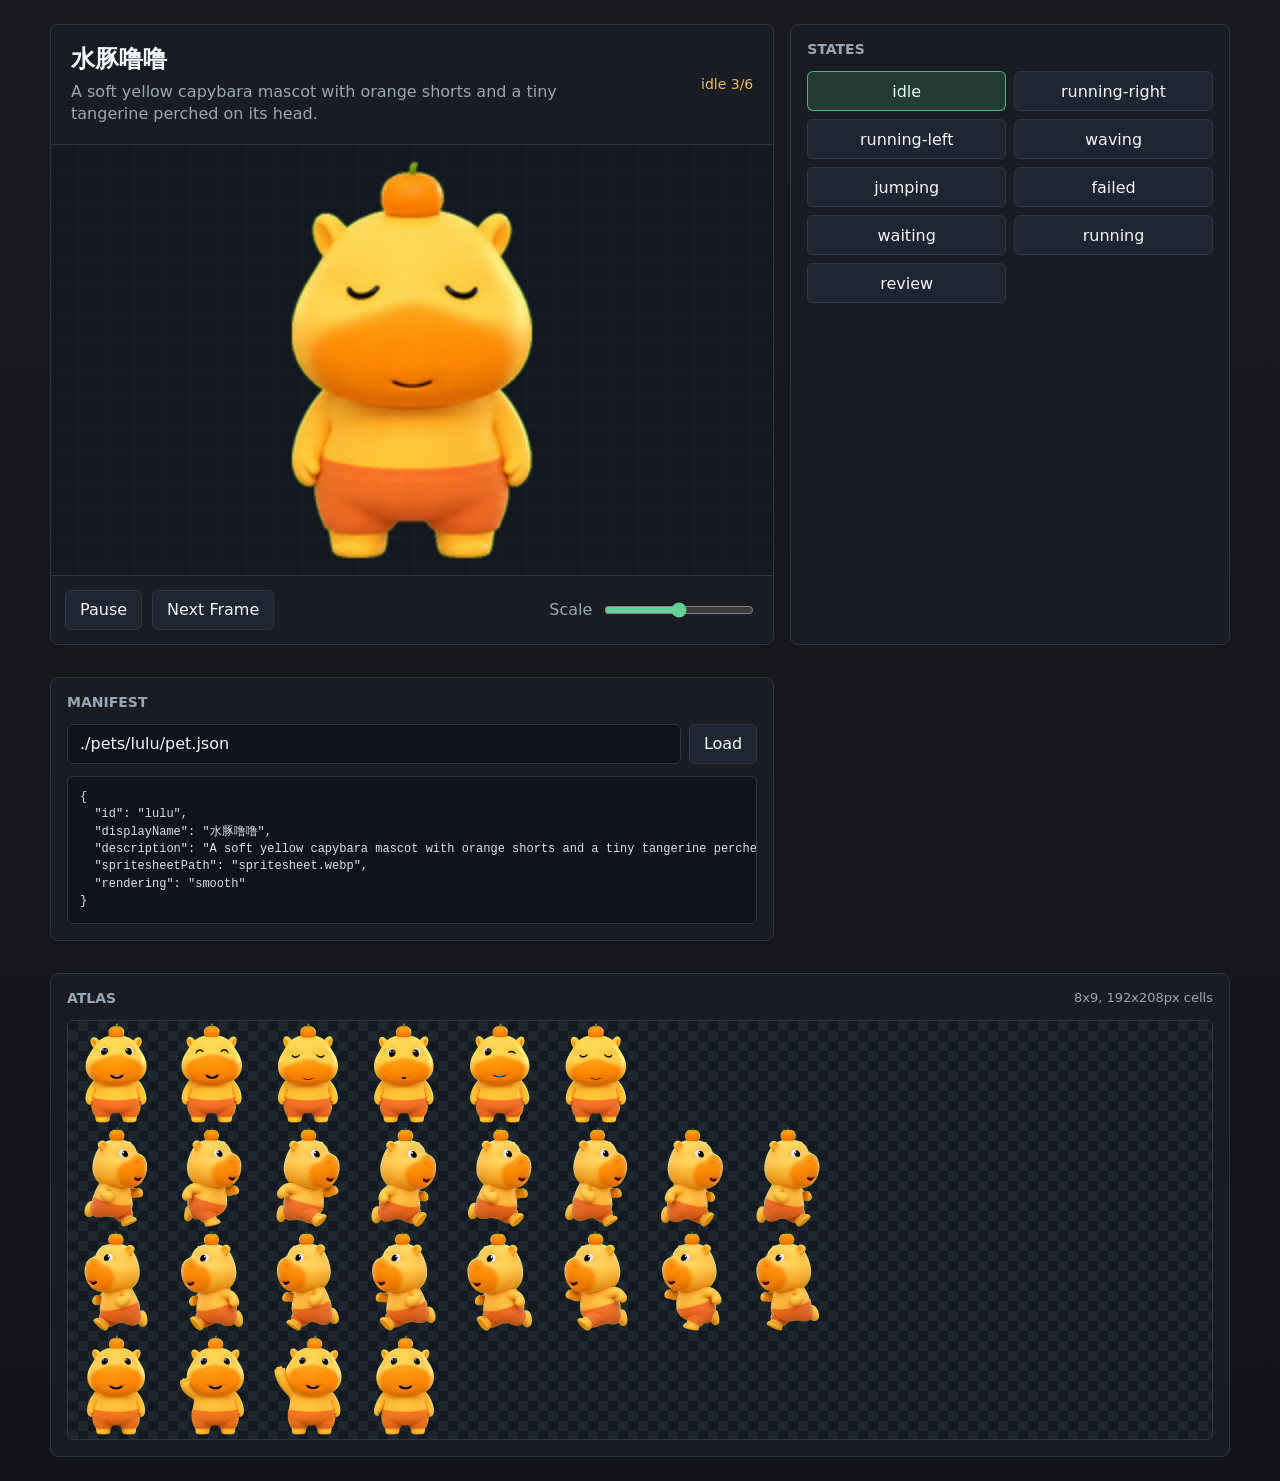
<file: index.html>
<!doctype html>
<html lang="en">
  <head>
    <meta charset="utf-8" />
    <meta name="viewport" content="width=device-width, initial-scale=1" />
    <title>LightPet</title>
    <link rel="icon" href="data:," />
    <link rel="stylesheet" href="./styles.css" />
  </head>
  <body>
    <main class="shell">
      <section class="stage" aria-label="Pet animation preview">
        <div class="topbar">
          <div>
            <h1 id="petName">LightPet</h1>
            <p id="petDescription"></p>
          </div>
          <div class="status" id="frameStatus"></div>
        </div>

        <div class="pet-zone">
          <div class="sprite-backdrop">
            <div id="sprite" class="sprite" aria-live="off"></div>
          </div>
        </div>

        <div class="transport" aria-label="Animation controls">
          <button id="playPause" type="button">Pause</button>
          <button id="nextFrame" type="button">Next Frame</button>
          <label class="scale-control">
            <span>Scale</span>
            <input id="scale" type="range" min="1" max="3" step="0.25" value="2" />
          </label>
        </div>
      </section>

      <section class="panel" aria-label="Animation state selector">
        <h2>States</h2>
        <div id="stateButtons" class="state-grid"></div>
      </section>

      <section class="panel" aria-label="Pet manifest">
        <h2>Manifest</h2>
        <form id="manifestForm" class="manifest-form">
          <input
            id="manifestUrl"
            type="text"
            value="./pets/lulu/pet.json"
            aria-label="Manifest URL"
          />
          <button type="submit">Load</button>
        </form>
        <pre id="manifestJson" class="json-view"></pre>
      </section>

      <section class="panel atlas-panel" aria-label="Spritesheet atlas">
        <div class="panel-title-row">
          <h2>Atlas</h2>
          <span id="atlasMeta"></span>
        </div>
        <div class="atlas-frame">
          <img id="atlasImage" alt="Pet spritesheet atlas" />
        </div>
      </section>
    </main>

    <script src="./app.js" type="module"></script>
  </body>
</html>
</file>
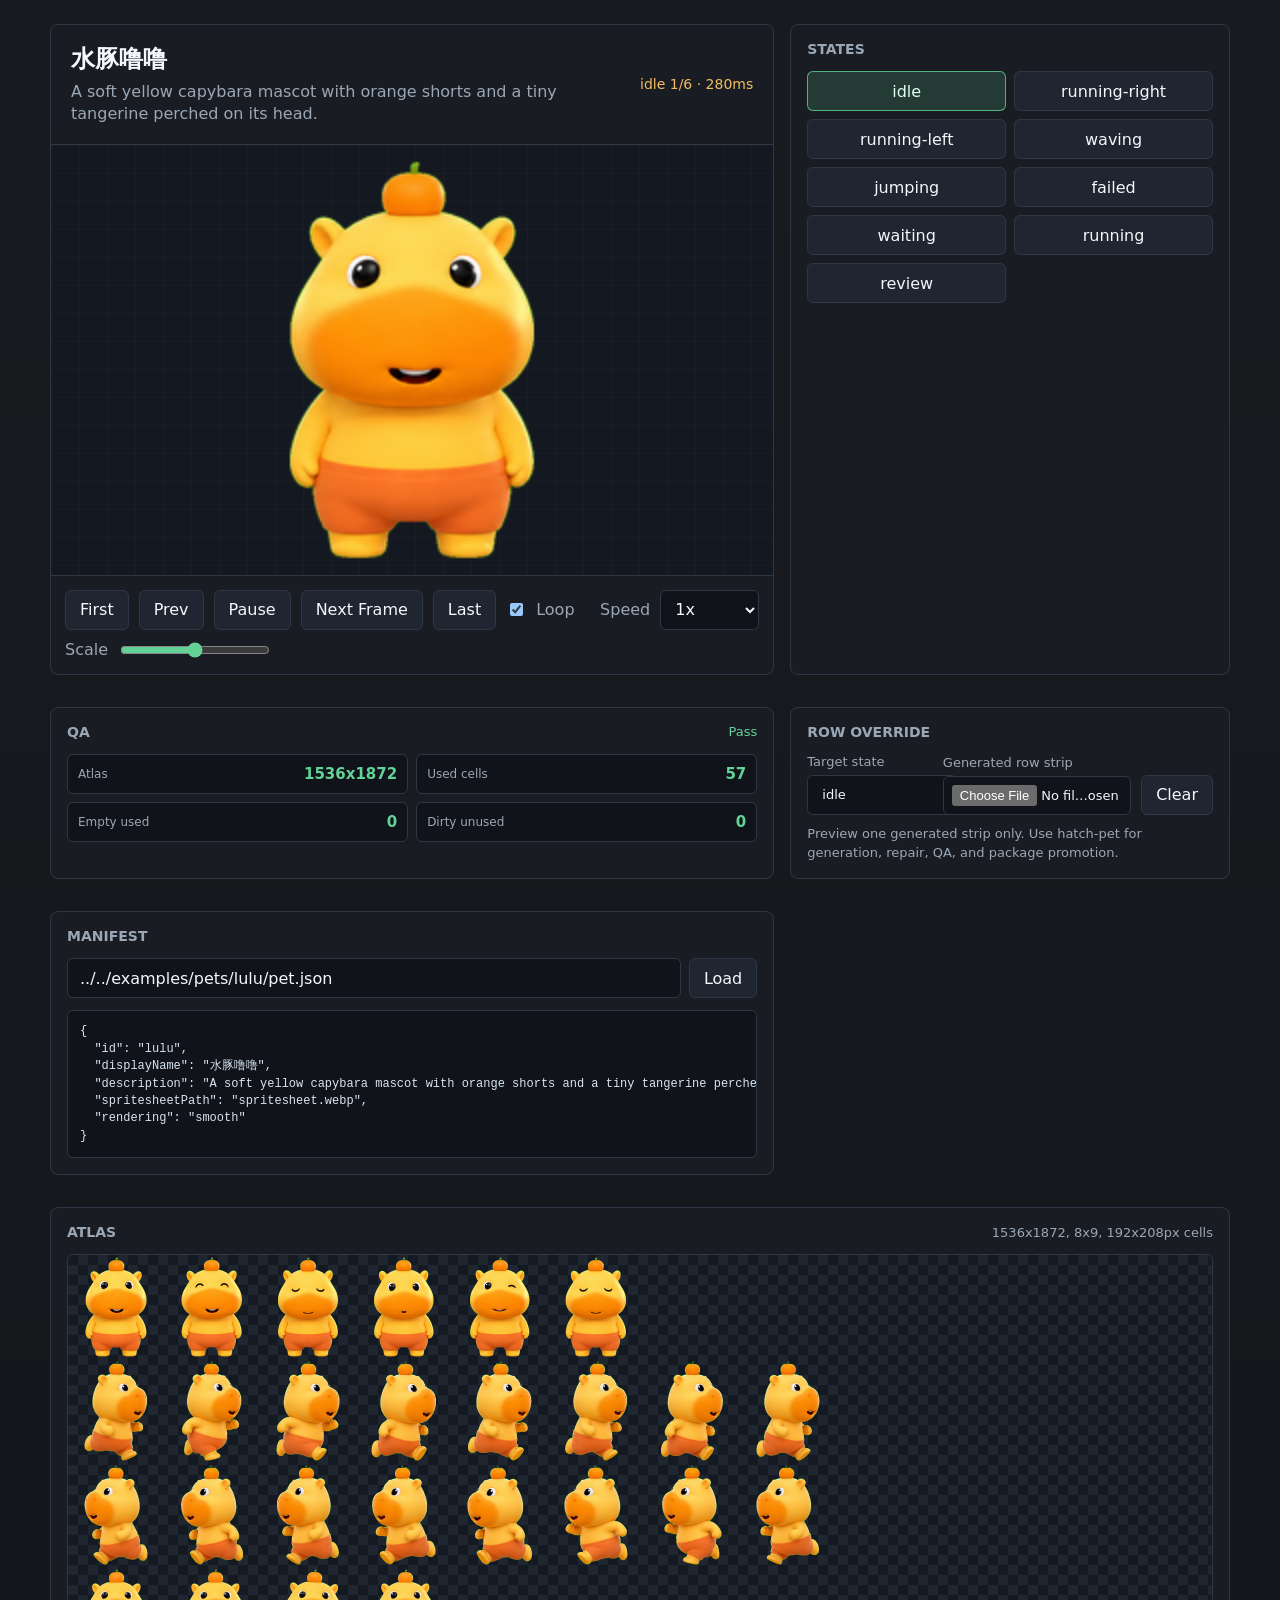
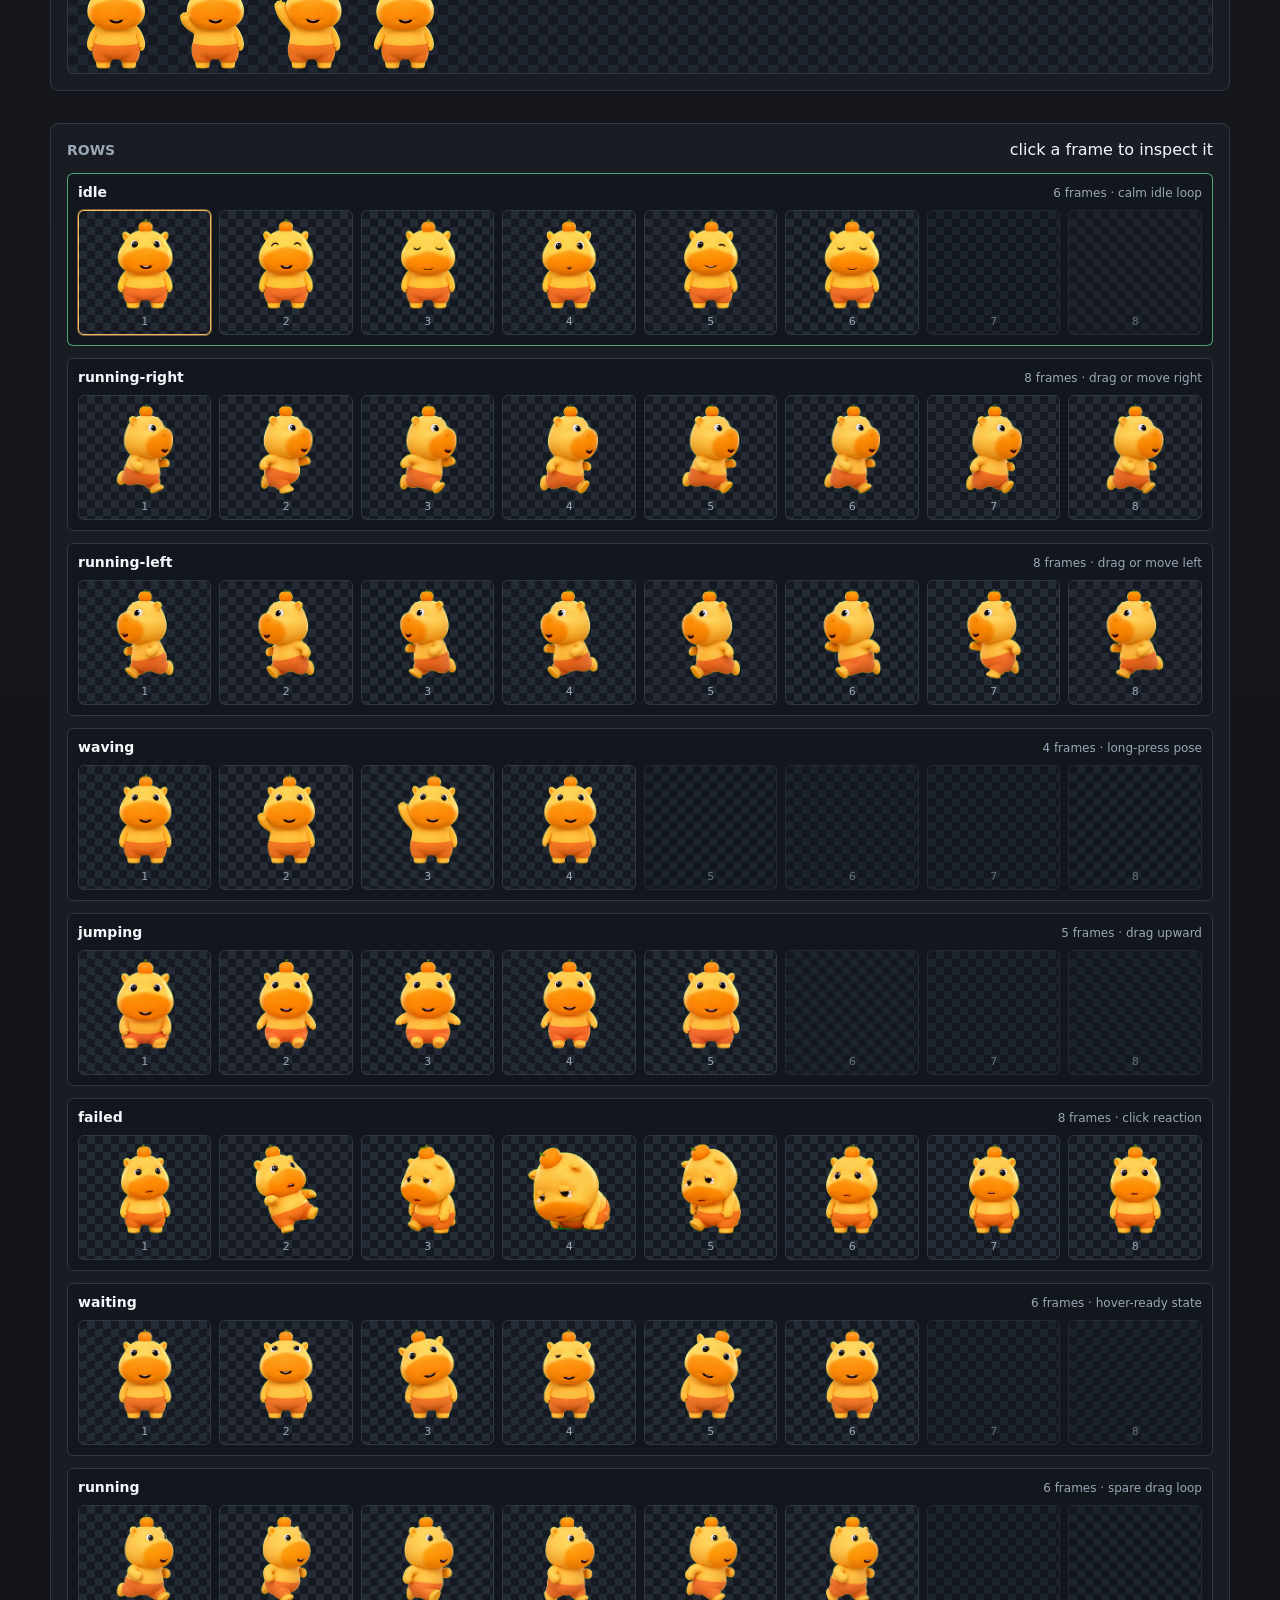
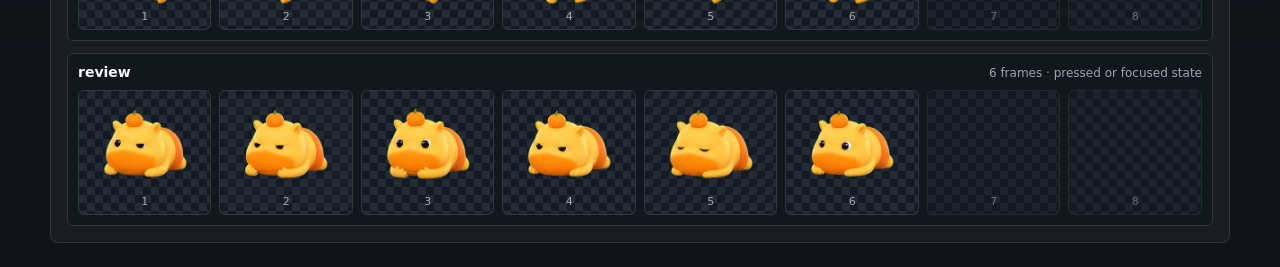
<file: preview/web/index.html>
<!doctype html>
<html lang="en">
  <head>
    <meta charset="utf-8" />
    <meta name="viewport" content="width=device-width, initial-scale=1" />
    <title>LightPet</title>
    <link rel="icon" href="data:," />
    <link rel="stylesheet" href="./styles.css" />
  </head>
  <body>
    <main class="shell">
      <section class="stage" aria-label="Pet animation preview">
        <div class="topbar">
          <div>
            <h1 id="petName">LightPet</h1>
            <p id="petDescription"></p>
          </div>
          <div class="status" id="frameStatus"></div>
        </div>

        <div class="pet-zone">
          <div class="sprite-backdrop">
            <div id="sprite" class="sprite" aria-live="off"></div>
          </div>
        </div>

        <div class="transport" aria-label="Animation controls">
          <button id="firstFrame" type="button" aria-label="First frame">First</button>
          <button id="prevFrame" type="button" aria-label="Previous frame">Prev</button>
          <button id="playPause" type="button">Pause</button>
          <button id="nextFrame" type="button">Next Frame</button>
          <button id="lastFrame" type="button" aria-label="Last frame">Last</button>
          <label class="loop-control">
            <input id="loopPlayback" type="checkbox" checked />
            <span>Loop</span>
          </label>
          <label class="speed-control">
            <span>Speed</span>
            <select id="speed">
              <option value="0.5">0.5x</option>
              <option value="1" selected>1x</option>
              <option value="1.5">1.5x</option>
              <option value="2">2x</option>
              <option value="4">4x</option>
            </select>
          </label>
          <label class="scale-control">
            <span>Scale</span>
            <input id="scale" type="range" min="1" max="3" step="0.25" value="2" />
          </label>
        </div>
      </section>

      <section class="panel" aria-label="Animation state selector">
        <h2>States</h2>
        <div id="stateButtons" class="state-grid"></div>
      </section>

      <section class="panel" aria-label="Spritesheet QA">
        <div class="panel-title-row">
          <h2>QA</h2>
          <span id="qaStatus" class="qa-status">Waiting</span>
        </div>
        <div id="qaSummary" class="qa-summary"></div>
      </section>

      <section class="panel" aria-label="Single row override preview">
        <h2>Row Override</h2>
        <div class="override-grid">
          <label>
            <span>Target state</span>
            <select id="overrideState"></select>
          </label>
          <label>
            <span>Generated row strip</span>
            <input id="rowStripFile" type="file" accept="image/png,image/jpeg,image/webp" />
          </label>
          <button id="clearOverride" type="button">Clear</button>
        </div>
        <p id="overrideStatus" class="helper-text">
          Preview one generated strip only. Use hatch-pet for generation, repair, QA, and package promotion.
        </p>
      </section>

      <section class="panel" aria-label="Pet manifest">
        <h2>Manifest</h2>
        <form id="manifestForm" class="manifest-form">
          <input
            id="manifestUrl"
            type="text"
            value="../../examples/pets/lulu/pet.json"
            aria-label="Manifest URL"
          />
          <button type="submit">Load</button>
        </form>
        <pre id="manifestJson" class="json-view"></pre>
      </section>

      <section class="panel atlas-panel" aria-label="Spritesheet atlas">
        <div class="panel-title-row">
          <h2>Atlas</h2>
          <span id="atlasMeta"></span>
        </div>
        <div class="atlas-frame">
          <img id="atlasImage" alt="Pet spritesheet atlas" />
        </div>
      </section>

      <section class="panel rows-panel" aria-label="Row frame review">
        <div class="panel-title-row">
          <h2>Rows</h2>
          <span id="rowReviewMeta"></span>
        </div>
        <div id="rowReview" class="row-review"></div>
      </section>
    </main>

    <script src="./app.js" type="module"></script>
  </body>
</html>
</file>
<file: styles.css>
:root {
  color-scheme: dark;
  --bg: #111318;
  --panel: #191d23;
  --panel-soft: #202631;
  --line: #303744;
  --text: #f4f7fb;
  --muted: #9aa7b6;
  --accent: #63d297;
  --accent-strong: #33b978;
  --amber: #f2bb61;
  --danger: #e66f7a;
}

* {
  box-sizing: border-box;
}

body {
  margin: 0;
  min-height: 100vh;
  background:
    linear-gradient(180deg, rgba(255, 255, 255, 0.03), rgba(255, 255, 255, 0)),
    var(--bg);
  color: var(--text);
  font-family:
    Inter, ui-sans-serif, system-ui, -apple-system, BlinkMacSystemFont, "Segoe UI", sans-serif;
}

button,
input {
  font: inherit;
}

button {
  border: 1px solid var(--line);
  border-radius: 6px;
  background: var(--panel-soft);
  color: var(--text);
  cursor: pointer;
  min-height: 40px;
  padding: 0 14px;
}

button:hover {
  border-color: #4b5667;
  background: #272e3a;
}

button.active {
  border-color: rgba(99, 210, 151, 0.78);
  background: rgba(99, 210, 151, 0.16);
  color: #dfffee;
}

.shell {
  width: min(1180px, calc(100vw - 32px));
  margin: 0 auto;
  padding: 24px 0;
  display: grid;
  grid-template-columns: minmax(320px, 1.4fr) minmax(300px, 0.85fr);
  gap: 16px;
}

.stage,
.panel {
  border: 1px solid var(--line);
  border-radius: 8px;
  background: var(--panel);
}

.stage {
  min-height: 620px;
  display: grid;
  grid-template-rows: auto 1fr auto;
  overflow: hidden;
}

.topbar {
  min-height: 78px;
  padding: 18px 20px;
  display: flex;
  align-items: center;
  justify-content: space-between;
  gap: 16px;
  border-bottom: 1px solid var(--line);
}

h1,
h2,
p {
  margin: 0;
}

h1 {
  font-size: 24px;
  font-weight: 720;
}

h2 {
  font-size: 14px;
  font-weight: 720;
  text-transform: uppercase;
  color: var(--muted);
  letter-spacing: 0;
}

#petDescription {
  margin-top: 6px;
  color: var(--muted);
  line-height: 1.4;
  max-width: 52ch;
}

.status {
  min-width: 142px;
  text-align: right;
  color: var(--amber);
  font-size: 14px;
  white-space: nowrap;
}

.pet-zone {
  min-height: 430px;
  display: grid;
  place-items: center;
  background:
    linear-gradient(90deg, rgba(255, 255, 255, 0.025) 1px, transparent 1px),
    linear-gradient(rgba(255, 255, 255, 0.025) 1px, transparent 1px),
    #141820;
  background-size: 28px 28px;
  overflow: hidden;
}

.sprite-backdrop {
  min-width: 264px;
  min-height: 286px;
  display: grid;
  place-items: center;
}

.sprite {
  width: 384px;
  height: 416px;
  background-repeat: no-repeat;
  image-rendering: pixelated;
  image-rendering: crisp-edges;
}

.sprite.smooth {
  image-rendering: auto;
}

.transport {
  padding: 14px;
  border-top: 1px solid var(--line);
  display: flex;
  align-items: center;
  flex-wrap: wrap;
  gap: 10px;
}

.scale-control {
  margin-left: auto;
  min-width: 210px;
  color: var(--muted);
  display: flex;
  align-items: center;
  gap: 10px;
}

.scale-control input {
  width: 150px;
  accent-color: var(--accent);
}

.panel {
  padding: 16px;
  min-height: 170px;
}

.panel + .panel {
  margin-top: 16px;
}

.state-grid {
  margin-top: 14px;
  display: grid;
  grid-template-columns: repeat(2, minmax(0, 1fr));
  gap: 8px;
}

.state-grid button {
  justify-content: center;
  overflow-wrap: anywhere;
}

.manifest-form {
  margin-top: 14px;
  display: grid;
  grid-template-columns: minmax(0, 1fr) auto;
  gap: 8px;
}

.manifest-form input {
  min-width: 0;
  border: 1px solid var(--line);
  border-radius: 6px;
  background: #101319;
  color: var(--text);
  padding: 0 12px;
  min-height: 40px;
}

.json-view {
  margin: 12px 0 0;
  max-height: 190px;
  overflow: auto;
  color: #d8e4f2;
  background: #101319;
  border: 1px solid var(--line);
  border-radius: 6px;
  padding: 12px;
  font-size: 12px;
  line-height: 1.45;
}

.atlas-panel {
  grid-column: 1 / -1;
}

.panel-title-row {
  display: flex;
  align-items: center;
  justify-content: space-between;
  gap: 16px;
}

#atlasMeta {
  color: var(--muted);
  font-size: 13px;
}

.atlas-frame {
  margin-top: 14px;
  max-height: 420px;
  overflow: auto;
  border: 1px solid var(--line);
  border-radius: 6px;
  background:
    linear-gradient(45deg, #1f2630 25%, transparent 25%),
    linear-gradient(-45deg, #1f2630 25%, transparent 25%),
    linear-gradient(45deg, transparent 75%, #1f2630 75%),
    linear-gradient(-45deg, transparent 75%, #1f2630 75%),
    #151a22;
  background-position:
    0 0,
    0 10px,
    10px -10px,
    -10px 0;
  background-size: 20px 20px;
}

.atlas-frame img {
  display: block;
  width: 768px;
  max-width: none;
  height: auto;
  image-rendering: pixelated;
}

.atlas-frame img.smooth {
  image-rendering: auto;
}

@media (max-width: 820px) {
  .shell {
    grid-template-columns: 1fr;
    width: min(100vw - 20px, 680px);
    padding: 10px 0;
  }

  .stage {
    min-height: 560px;
  }

  .topbar {
    align-items: flex-start;
    flex-direction: column;
  }

  .status {
    text-align: left;
  }

  .scale-control {
    margin-left: 0;
    width: 100%;
  }

  .scale-control input {
    flex: 1;
  }

  .state-grid {
    grid-template-columns: 1fr;
  }
}
</file>
<file: preview/web/styles.css>
:root {
  color-scheme: dark;
  --bg: #111318;
  --panel: #191d23;
  --panel-soft: #202631;
  --line: #303744;
  --text: #f4f7fb;
  --muted: #9aa7b6;
  --accent: #63d297;
  --accent-strong: #33b978;
  --amber: #f2bb61;
  --danger: #e66f7a;
}

* {
  box-sizing: border-box;
}

body {
  margin: 0;
  min-height: 100vh;
  background:
    linear-gradient(180deg, rgba(255, 255, 255, 0.03), rgba(255, 255, 255, 0)),
    var(--bg);
  color: var(--text);
  font-family:
    Inter, ui-sans-serif, system-ui, -apple-system, BlinkMacSystemFont, "Segoe UI", sans-serif;
}

button,
input,
select {
  font: inherit;
}

button {
  border: 1px solid var(--line);
  border-radius: 6px;
  background: var(--panel-soft);
  color: var(--text);
  cursor: pointer;
  min-height: 40px;
  padding: 0 14px;
}

select {
  min-height: 40px;
  border: 1px solid var(--line);
  border-radius: 6px;
  background: #101319;
  color: var(--text);
  padding: 0 32px 0 10px;
}

button:hover {
  border-color: #4b5667;
  background: #272e3a;
}

button:disabled {
  cursor: default;
}

button.active {
  border-color: rgba(99, 210, 151, 0.78);
  background: rgba(99, 210, 151, 0.16);
  color: #dfffee;
}

.shell {
  width: min(1180px, calc(100vw - 32px));
  margin: 0 auto;
  padding: 24px 0;
  display: grid;
  grid-template-columns: minmax(320px, 1.4fr) minmax(300px, 0.85fr);
  gap: 16px;
}

.stage,
.panel {
  border: 1px solid var(--line);
  border-radius: 8px;
  background: var(--panel);
}

.stage {
  min-height: 620px;
  display: grid;
  grid-template-rows: auto 1fr auto;
  overflow: hidden;
}

.topbar {
  min-height: 78px;
  padding: 18px 20px;
  display: flex;
  align-items: center;
  justify-content: space-between;
  gap: 16px;
  border-bottom: 1px solid var(--line);
}

h1,
h2,
p {
  margin: 0;
}

h1 {
  font-size: 24px;
  font-weight: 720;
}

h2 {
  font-size: 14px;
  font-weight: 720;
  text-transform: uppercase;
  color: var(--muted);
  letter-spacing: 0;
}

#petDescription {
  margin-top: 6px;
  color: var(--muted);
  line-height: 1.4;
  max-width: 52ch;
}

.status {
  min-width: 142px;
  text-align: right;
  color: var(--amber);
  font-size: 14px;
  white-space: nowrap;
}

.pet-zone {
  min-height: 430px;
  display: grid;
  place-items: center;
  background:
    linear-gradient(90deg, rgba(255, 255, 255, 0.025) 1px, transparent 1px),
    linear-gradient(rgba(255, 255, 255, 0.025) 1px, transparent 1px),
    #141820;
  background-size: 28px 28px;
  overflow: hidden;
}

.sprite-backdrop {
  min-width: 264px;
  min-height: 286px;
  display: grid;
  place-items: center;
}

.sprite {
  width: 384px;
  height: 416px;
  background-repeat: no-repeat;
  image-rendering: pixelated;
  image-rendering: crisp-edges;
}

.sprite.smooth {
  image-rendering: auto;
}

.transport {
  padding: 14px;
  border-top: 1px solid var(--line);
  display: flex;
  align-items: center;
  flex-wrap: wrap;
  gap: 10px;
}

.loop-control,
.speed-control,
.scale-control {
  color: var(--muted);
  display: flex;
  align-items: center;
  gap: 10px;
}

.loop-control {
  min-height: 40px;
}

.speed-control {
  margin-left: auto;
}

.scale-control {
  min-width: 210px;
}

.scale-control input {
  width: 150px;
  accent-color: var(--accent);
}

.panel {
  padding: 16px;
  min-height: 170px;
}

.panel + .panel {
  margin-top: 16px;
}

.state-grid {
  margin-top: 14px;
  display: grid;
  grid-template-columns: repeat(2, minmax(0, 1fr));
  gap: 8px;
}

.state-grid button {
  justify-content: center;
  overflow-wrap: anywhere;
}

.qa-status {
  color: var(--muted);
  font-size: 13px;
}

.qa-status.pass {
  color: var(--accent);
}

.qa-status.fail {
  color: var(--danger);
}

.qa-summary {
  margin-top: 14px;
  display: grid;
  grid-template-columns: repeat(2, minmax(0, 1fr));
  gap: 8px;
}

.qa-chip {
  border: 1px solid var(--line);
  border-radius: 6px;
  background: #101319;
  padding: 10px;
  display: flex;
  align-items: center;
  justify-content: space-between;
  gap: 12px;
}

.qa-chip span {
  color: var(--muted);
  font-size: 12px;
}

.qa-chip strong {
  font-size: 15px;
}

.qa-chip.pass strong {
  color: var(--accent);
}

.qa-chip.fail strong {
  color: var(--danger);
}

.override-grid {
  margin-top: 14px;
  display: grid;
  grid-template-columns: minmax(0, 0.8fr) minmax(0, 1.2fr) auto;
  gap: 10px;
  align-items: end;
}

.override-grid label {
  min-width: 0;
  color: var(--muted);
  display: grid;
  gap: 6px;
  font-size: 13px;
}

.override-grid input[type="file"] {
  min-width: 0;
  border: 1px solid var(--line);
  border-radius: 6px;
  background: #101319;
  color: var(--text);
  padding: 8px;
}

.helper-text {
  margin-top: 10px;
  color: var(--muted);
  line-height: 1.45;
  font-size: 13px;
}

.manifest-form {
  margin-top: 14px;
  display: grid;
  grid-template-columns: minmax(0, 1fr) auto;
  gap: 8px;
}

.manifest-form input {
  min-width: 0;
  border: 1px solid var(--line);
  border-radius: 6px;
  background: #101319;
  color: var(--text);
  padding: 0 12px;
  min-height: 40px;
}

.json-view {
  margin: 12px 0 0;
  max-height: 190px;
  overflow: auto;
  color: #d8e4f2;
  background: #101319;
  border: 1px solid var(--line);
  border-radius: 6px;
  padding: 12px;
  font-size: 12px;
  line-height: 1.45;
}

.atlas-panel {
  grid-column: 1 / -1;
}

.rows-panel {
  grid-column: 1 / -1;
}

.panel-title-row {
  display: flex;
  align-items: center;
  justify-content: space-between;
  gap: 16px;
}

#atlasMeta {
  color: var(--muted);
  font-size: 13px;
}

.atlas-frame {
  margin-top: 14px;
  max-height: 420px;
  overflow: auto;
  border: 1px solid var(--line);
  border-radius: 6px;
  background:
    linear-gradient(45deg, #1f2630 25%, transparent 25%),
    linear-gradient(-45deg, #1f2630 25%, transparent 25%),
    linear-gradient(45deg, transparent 75%, #1f2630 75%),
    linear-gradient(-45deg, transparent 75%, #1f2630 75%),
    #151a22;
  background-position:
    0 0,
    0 10px,
    10px -10px,
    -10px 0;
  background-size: 20px 20px;
}

.atlas-frame img {
  display: block;
  width: 768px;
  max-width: none;
  height: auto;
  image-rendering: pixelated;
}

.atlas-frame img.smooth {
  image-rendering: auto;
}

.row-review {
  margin-top: 14px;
  display: grid;
  gap: 12px;
}

.row-card {
  border: 1px solid var(--line);
  border-radius: 6px;
  background: #12161d;
  padding: 10px;
}

.row-card.active {
  border-color: rgba(99, 210, 151, 0.75);
}

.row-card.has-error {
  border-color: rgba(230, 111, 122, 0.8);
}

.row-title {
  width: 100%;
  min-height: 0;
  padding: 0;
  border: 0;
  background: transparent;
  display: flex;
  align-items: baseline;
  justify-content: space-between;
  gap: 12px;
  text-align: left;
}

.row-title:hover {
  background: transparent;
}

.row-title strong {
  color: var(--text);
  font-size: 14px;
}

.row-title span {
  color: var(--muted);
  font-size: 12px;
}

.frame-strip {
  margin-top: 10px;
  display: grid;
  grid-template-columns: repeat(8, minmax(0, 1fr));
  gap: 8px;
}

.frame-tile {
  min-height: 124px;
  padding: 6px;
  border-radius: 6px;
  display: grid;
  place-items: center;
  gap: 4px;
  background:
    linear-gradient(45deg, #242b35 25%, transparent 25%),
    linear-gradient(-45deg, #242b35 25%, transparent 25%),
    linear-gradient(45deg, transparent 75%, #242b35 75%),
    linear-gradient(-45deg, transparent 75%, #242b35 75%),
    #151a22;
  background-position:
    0 0,
    0 8px,
    8px -8px,
    -8px 0;
  background-size: 16px 16px;
}

.frame-tile.unused {
  opacity: 0.62;
}

.frame-tile.bad {
  border-color: var(--danger);
}

.frame-tile.selected {
  border-color: var(--amber);
  box-shadow: 0 0 0 1px rgba(242, 187, 97, 0.45);
}

.frame-thumb {
  width: 86px;
  height: 94px;
  display: block;
  background-repeat: no-repeat;
  image-rendering: pixelated;
  image-rendering: crisp-edges;
}

.frame-thumb.smooth {
  image-rendering: auto;
}

.frame-label {
  color: var(--muted);
  font-size: 11px;
  font-variant-numeric: tabular-nums;
}

@media (max-width: 820px) {
  .shell {
    grid-template-columns: 1fr;
    width: min(100vw - 20px, 680px);
    padding: 10px 0;
  }

  .stage {
    min-height: 560px;
  }

  .topbar {
    align-items: flex-start;
    flex-direction: column;
  }

  .status {
    text-align: left;
  }

  .scale-control {
    margin-left: 0;
    width: 100%;
  }

  .speed-control {
    margin-left: 0;
  }

  .scale-control input {
    flex: 1;
  }

  .state-grid {
    grid-template-columns: 1fr;
  }

  .qa-summary,
  .override-grid {
    grid-template-columns: 1fr;
  }

  .frame-strip {
    grid-template-columns: repeat(8, 132px);
    overflow-x: auto;
    padding-bottom: 6px;
  }
}
</file>
